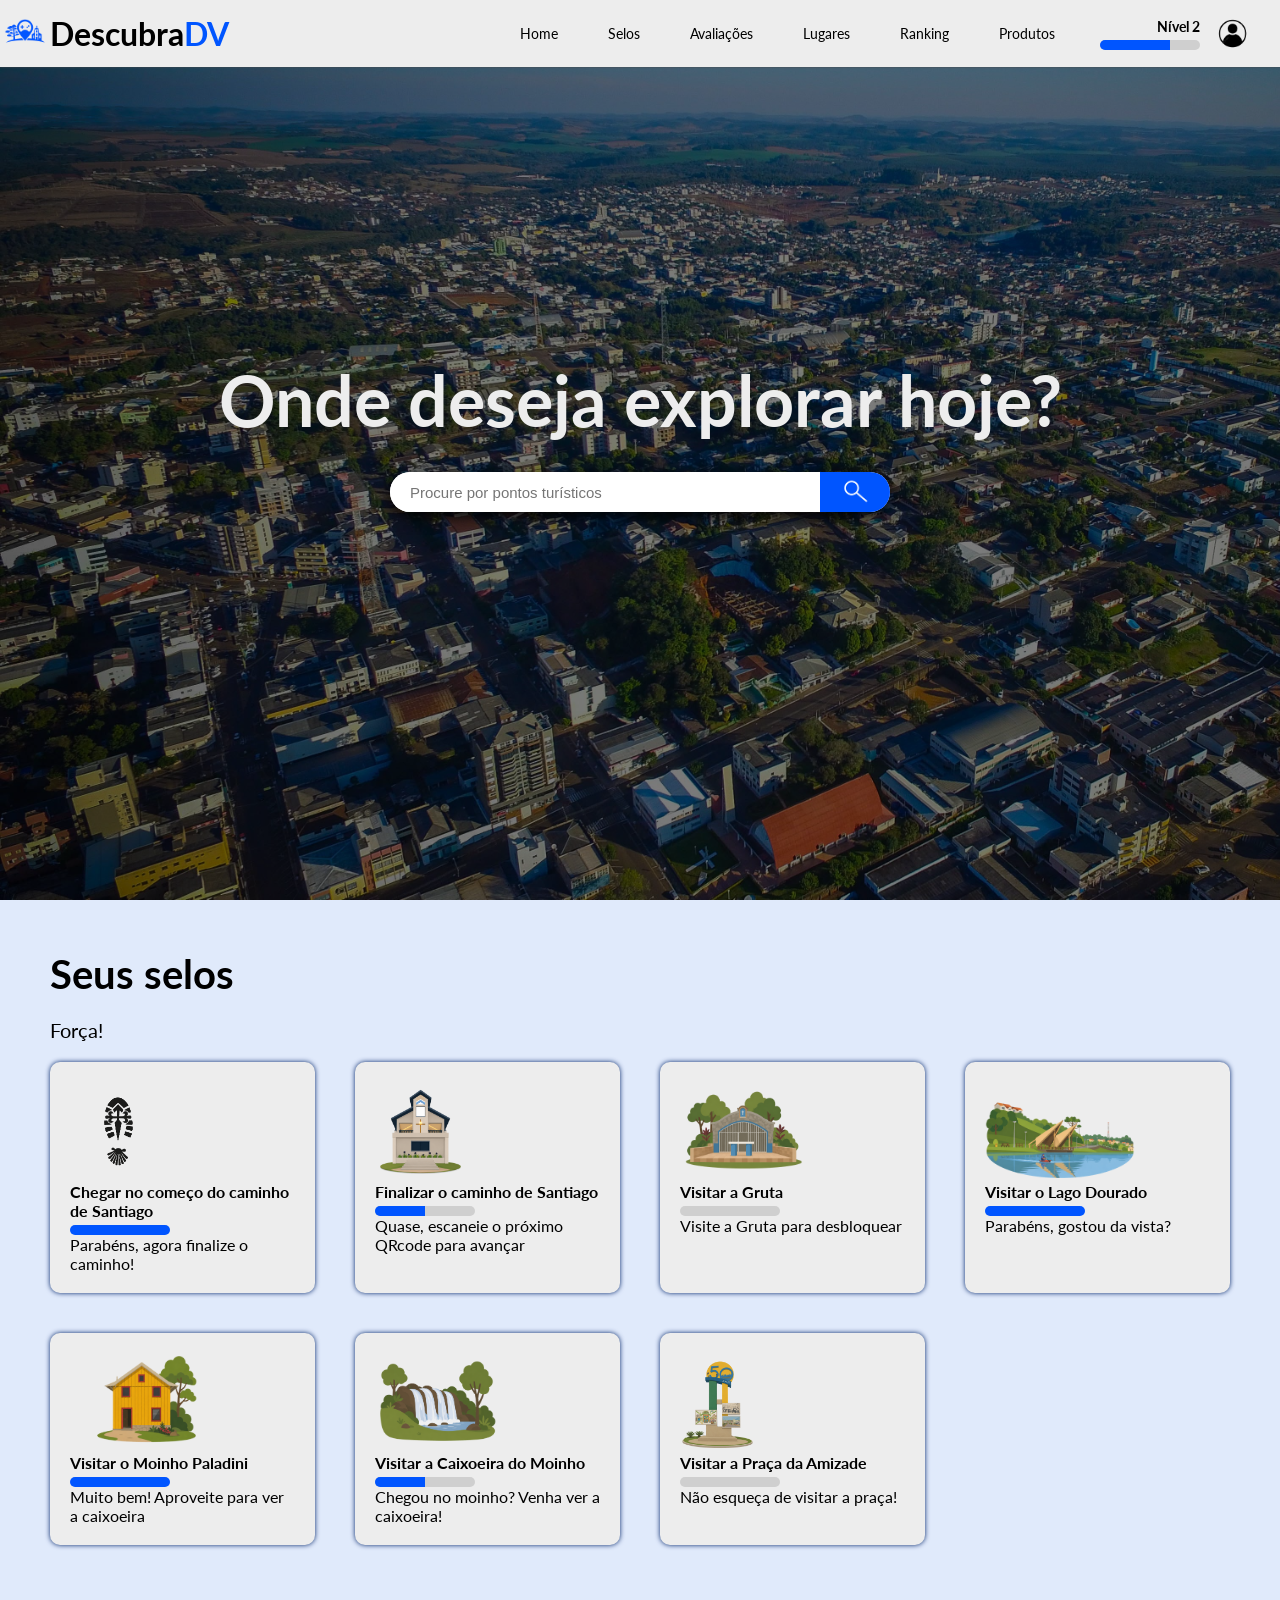
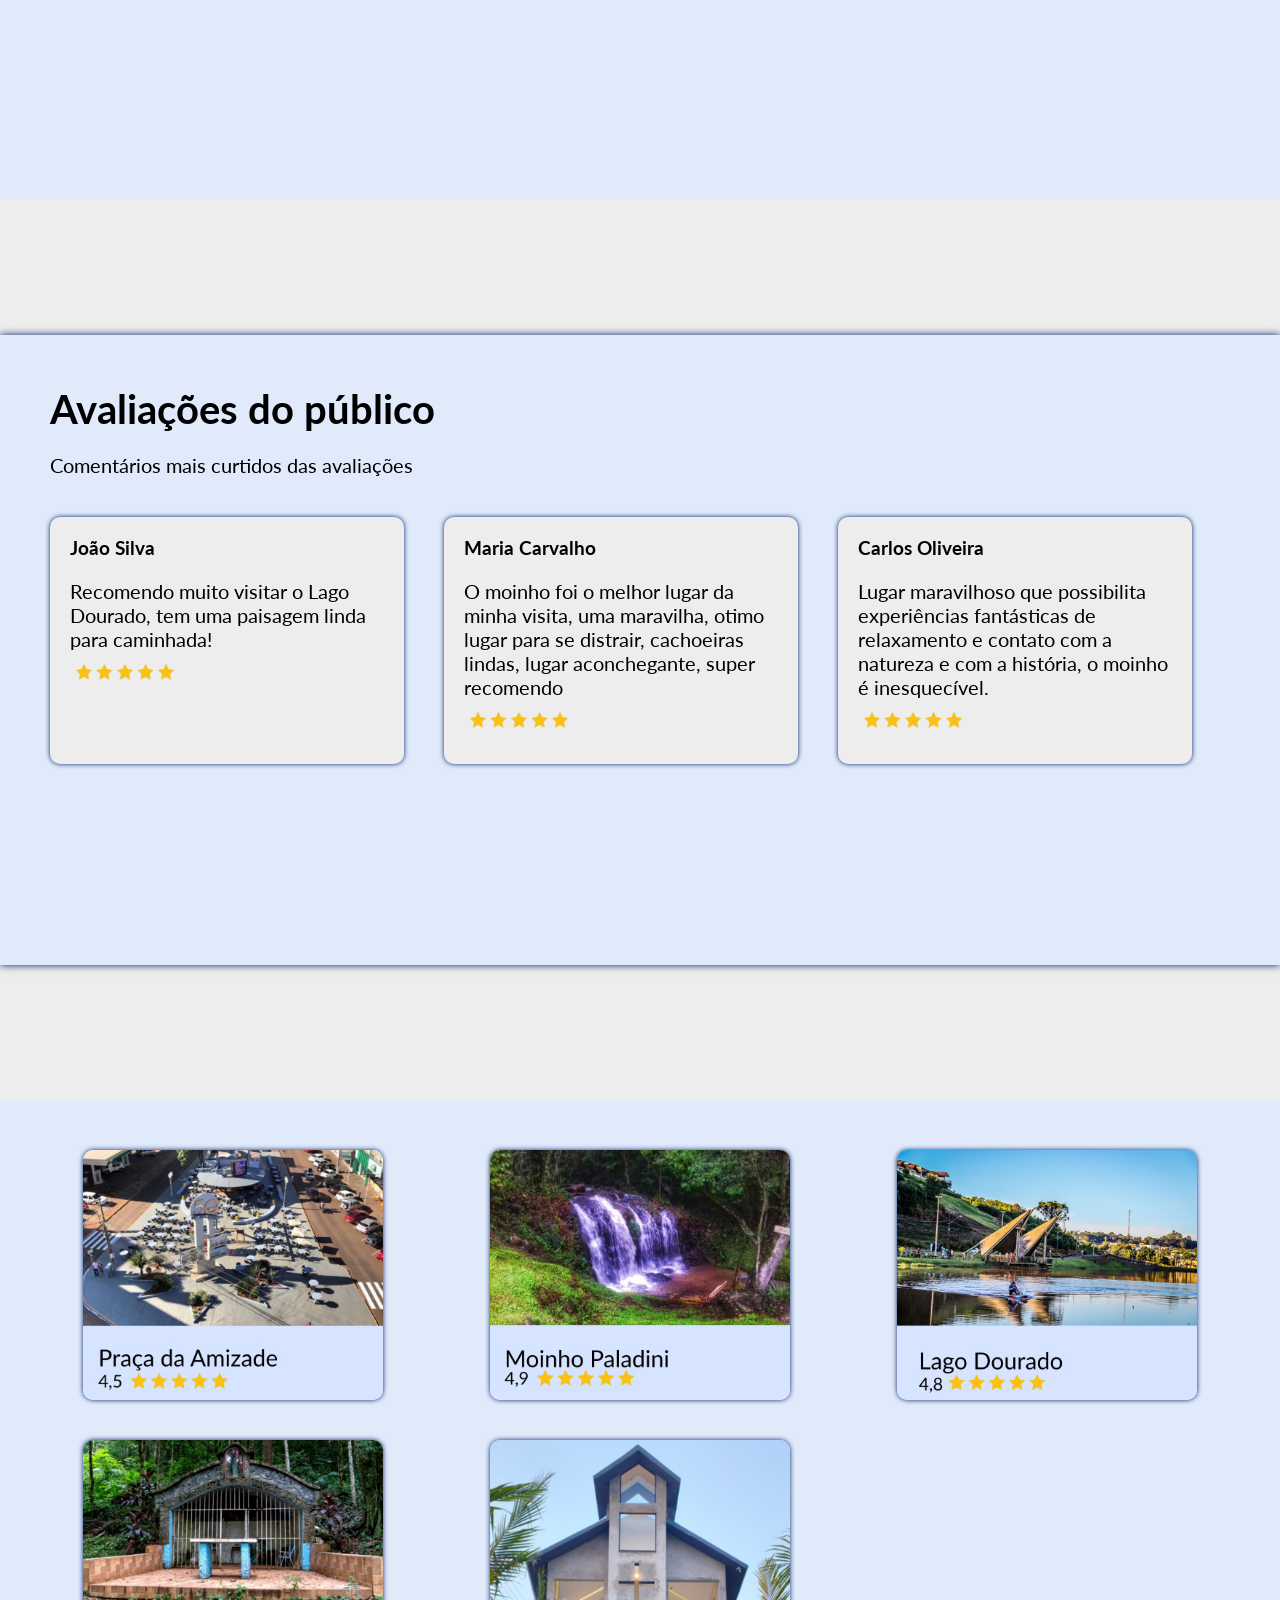
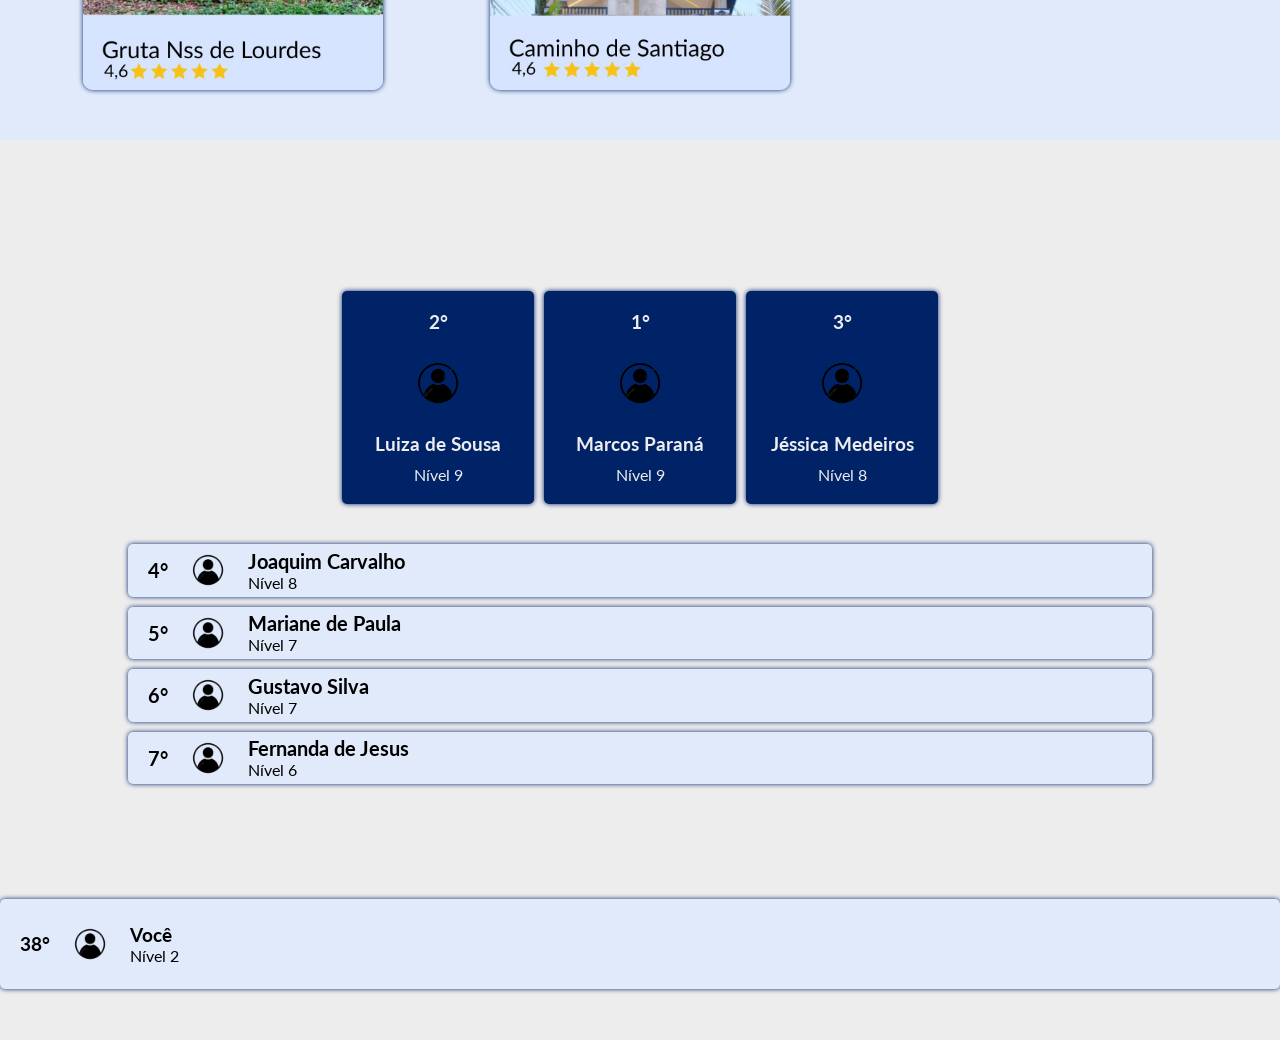
<file: index.html>
<!DOCTYPE html>
<html lang="pt-br">
<head>
    <meta charset="UTF-8">
    <meta name="viewport" content="width=device-width, initial-scale=1.0">
    <link rel="preconnect" href="https://fonts.gstatic.com">
    <link href="https://fonts.googleapis.com/css2?family=Lato:wght@400;700;900&display=swap" rel="stylesheet">
    <link rel="stylesheet" href="/styles/style.css">
    <title>DescubraDV</title>
</head>
<body>
    <header class="navbar">
        <div class="brand-container">
            <img src="/images/logo.png" alt="logo" class="logo">
            <h1 class="brand">
                Descubra<span>DV</span>
            </h1>
        </div>
		<nav>
			<ul class="menu">
				<li>
					<a href="#home">Home</a>
				</li>
				<li>
					<a href="#badges">Selos</a>
				</li>
				<li>
					<a href="#reviews">Avaliações</a>
				</li>
				<li>
					<a href="#places">Lugares</a>
				</li>
				<li>
					<a href="#ranking">Ranking</a>
				</li>
				<li>
					<a href="#products">Produtos</a>
				</li>
                <li class="profile">
                    <div class="profile-info">
                        <p>Nível 2</p>

                        <div class="xp-bar">
                            <div class="xp-fill"></div>
                        </div>
                    </div>

                    <img src="/images/avatar.png" alt="avatar">
                </li>
			</ul>
		</nav>
	</header>


    <section id="home" class="home">
        <h1>Onde deseja explorar hoje?</h1>
        <div class="search-box">
            <input class="input"type="text" placeholder="Procure por pontos turísticos">
            <button><img src="/images/search.png" alt="search" class="search"></button>
        </div>
    </section>

    <section id="badges" class="badges">
        <div class="content">
            <div class="text">
                <h2>Seus selos</h2>
                <p>Força!</p>
            </div>
            <div class="badges-container">
                <div class="badge">
                    <img src="/images/seloCaminho.png" alt="selo caminho">
                    <h4>Chegar no começo do caminho de Santiago</h4>
                    <div class="progress-bar">
                            <div class="xp-fill1"></div>
                    </div>
                    <p>Parabéns, agora finalize o caminho!</p>
                </div>
                <div class="badge">
                    <img src="/images/seloConclusaoCaminho.png" alt="selo conclusao caminho">
                    <h4>Finalizar o caminho de Santiago</h4>
                    <div class="progress-bar">
                            <div class="xp-fill2"></div>
                    </div>
                    <p>Quase, escaneie o próximo QRcode para avançar</p>
                </div>
                <div class="badge">
                    <img src="/images/seloGruta.png" alt="selo gruta">
                    <h4>Visitar a Gruta</h4>
                    <div class="progress-bar">
                            <div class="xp-fill3"></div>
                    </div>
                    <p>Visite a Gruta para desbloquear</p>
                </div>
                <div class="badge">
                    <img src="/images/seloLago.png" alt="selo lago">
                    <h4>Visitar o Lago Dourado</h4>
                    <div class="progress-bar">
                            <div class="xp-fill1"></div>
                    </div>
                    <p>Parabéns, gostou da vista?</p>
                </div>
                <div class="badge">
                    <img src="/images/seloMoinho.png" alt="selo moinho">
                    <h4>Visitar o Moinho Paladini</h4>
                    <div class="progress-bar">
                            <div class="xp-fill1"></div>
                    </div>
                    <p>Muito bem! Aproveite para ver a caixoeira</p>
                </div>
                <div class="badge">
                    <img src="/images/seloMoinhoCaixoeira.png" alt="selo caixoeira">
                    <h4>Visitar a Caixoeira do Moinho</h4>
                    <div class="progress-bar">
                            <div class="xp-fill2"></div>
                    </div>
                    <p>Chegou no moinho? Venha ver a caixoeira!</p>
                </div>
                <div class="badge">
                    <img src="/images/seloPraca.png" alt="selo praca">
                    <h4>Visitar a Praça da Amizade</h4>
                    <div class="progress-bar">
                            <div class="xp-fill3"></div>
                    </div>
                    <p>Não esqueça de visitar a praça!</p>
                </div>
            </div>
        </div>
    </section>

    <section id="reviews" class="reviews">
        <div class="review-block">
            <div class="review-header">
                <h2>Avaliações do público</h2>
                <p>Comentários mais curtidos das avaliações</p>
            </div>

            <div class="comments">
                <div class="comment">
                    <h3>João Silva</h3>
                    <p>Recomendo muito visitar o Lago Dourado, tem uma paisagem linda para caminhada!</p>
                    <img src="/images/stars.png" alt="stars" class="star">
                </div>

                <div class="comment">
                    <h3>Maria Carvalho</h3>
                    <p>O moinho foi o melhor lugar da minha visita, uma maravilha, otimo lugar para se distrair, cachoeiras lindas, lugar aconchegante, super recomendo</p>
                    <img src="/images/stars.png" alt="stars" class="star">
                </div>

                <div class="comment">
                    <h3>Carlos Oliveira</h3>
                    <p>Lugar maravilhoso que possibilita experiências fantásticas de relaxamento e contato com a natureza e com a história, o moinho é inesquecível.</p>
                    <img src="/images/stars.png" alt="stars" class="star">
                </div>
            </div>

        </div>
    </section>

    <section id="places" class="places">
        <div class="images">
            <img src="/images/praca.jpeg" alt="praca da amizade" id="praca">
            <img src="/images/moinho.jpeg" alt="moinho paladini" id="moinho">
            <img src="/images/lago.jpeg" alt="lago dourado" id="lago">
            <img src="/images/gruta.jpeg" alt="gruta nossa senhora" id="gruta">
            <img src="/images/caminho.jpeg" alt="caminho santiago" id="caminho">
        </div>
    </section>

    <section id="ranking" class="ranking">
        <div class="top-tier">
            <div class="tier">
                <h3>2°</h3>
                <img src="/images/avatar.png" alt="avatar" class="avatar">
                <h3>Luiza de Sousa</h3>
                <p>Nível 9</p>
            </div>
            <div class="tier" class="first">
                <h3>1°</h3>
                <img src="/images/avatar.png" alt="avatar" class="avatar">
                <h3>Marcos Paraná</h3>
                <p>Nível 9</p>
            </div>
            <div class="tier">
                <h3>3°</h3>
                <img src="/images/avatar.png" alt="avatar" class="avatar">
                <h3>Jéssica Medeiros</h3>
                <p>Nível 8</p>
            </div>
        </div>
        <div class="bottom-tier">
            <div class="tier">
                <h3>4°</h3>
                <img src="/images/avatar.png" alt="avatar" class="avatar">
                <div>
                    <h3>Joaquim Carvalho</h3>
                    <p>Nível 8</p>
                </div>
            </div>
            <div class="tier">
                <h3>5°</h3>
                <img src="/images/avatar.png" alt="avatar" class="avatar">
                <div>
                    <h3>Mariane de Paula</h3>
                    <p>Nível 7</p>
                </div>
            </div>
            <div class="tier">
                <h3>6°</h3>
                <img src="/images/avatar.png" alt="avatar" class="avatar">
                <div>
                    <h3>Gustavo Silva</h3>
                    <p>Nível 7</p>
                </div>
            </div>
            <div class="tier">
                <h3>7°</h3>
                <img src="/images/avatar.png" alt="avatar" class="avatar">
                <div>
                    <h3>Fernanda de Jesus</h3>
                    <p>Nível 6</p>
                </div>
            </div>
        </div>
        <div class="your-position">
            <h3>38°</h3>
                <img src="/images/avatar.png" alt="avatar" class="avatar">
                <div>
                    <h3>Você</h3>
                    <p>Nível 2</p>
                </div>
        </div>
    </section>

    <section id="products" class="products">
    </section>
</body>
</html>
</file>
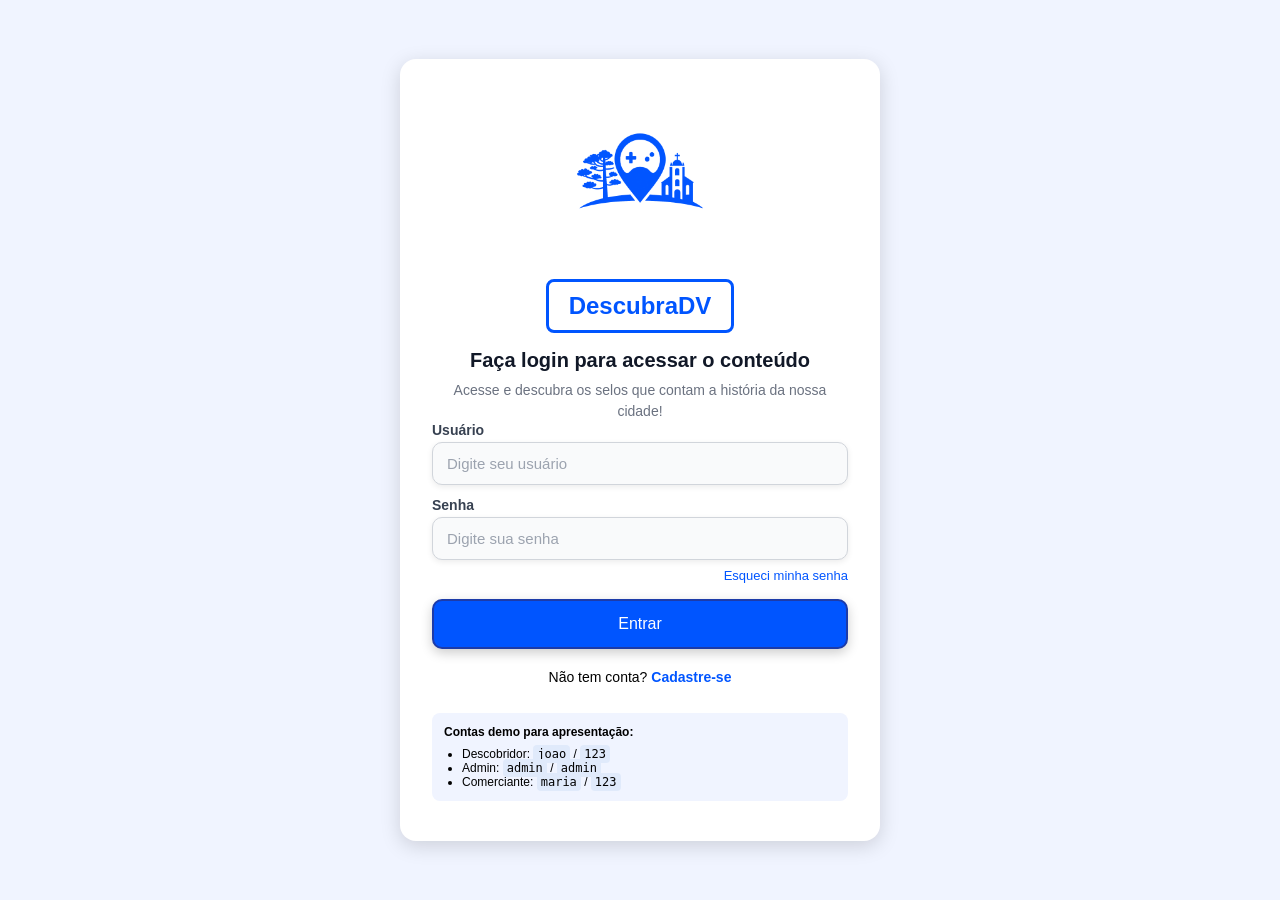
<file: admin.html>
<!DOCTYPE html>
<html lang="pt-br">
<head>
    <meta charset="UTF-8">
    <meta name="viewport" content="width=device-width, initial-scale=1.0">
    <link rel="preconnect" href="https://fonts.gstatic.com">
    <link href="https://fonts.googleapis.com/css2?family=Lato:wght@400;700;900&display=swap" rel="stylesheet">
    <link rel="stylesheet" href="styles/user-style.css">
    <link rel="stylesheet" href="styles/admin-style.css">
    <title>Painel Admin - DescubraDV</title>
</head>
<body>

<header class="navbar">
    <div class="brand-container">
        <img src="images/logo.png" alt="logo" class="logo" onerror="this.style.display='none'">
        <h1 class="brand">Descubra<span>DV</span></h1>
    </div>
    <nav>
        <ul class="menu">
            <li><a href="#estatisticas">Estatísticas</a></li>
            <li><a href="#codigos">Códigos</a></li>
            <li><a href="#usuarios">Usuários</a></li>
            <li><a href="#locais">Locais</a></li>
            <li><a href="#selos">Selos</a></li>
            <li><a href="#avaliacoes">Avaliações</a></li>
            <li><a href="#" data-logout>Sair</a></li>
        </ul>
    </nav>
</header>

<div class="admin-panel">

    <div class="admin-header">
        <h1>Painel do Administrador</h1>
        <p>Gerencie usuários, locais, selos e acompanhe as avaliações dos descobridores.</p>
    </div>

    <div class="dashboard-cards" id="estatisticas">

        <div class="card">
            <h2 id="stat-usuarios">152</h2>
            <p>Usuários cadastrados</p>
        </div>

        <div class="card">
            <h2 id="stat-locais">6</h2>
            <p>Pontos turísticos</p>
        </div>

        <div class="card">
            <h2 id="stat-selos">7</h2>
            <p>Selos disponíveis</p>
        </div>

        <div class="card">
            <h2 id="stat-avaliacoes">47</h2>
            <p>Avaliações</p>
        </div>

    </div>

    <div class="admin-content">

        <div class="admin-section" id="codigos">

            <h2>Códigos do dia</h2>

            <p>
                Estes códigos mudam automaticamente diariamente para evitar fraudes nos check-ins.
            </p>

            <div id="codigos-dia" class="places-list"></div>

        </div>

        <div class="admin-section" id="usuarios">

            <h2>Usuários</h2>

            <table>

                <thead>
                    <tr>
                        <th>Nome</th>
                        <th>Tipo</th>
                        <th>Nível</th>
                        <th>Status</th>
                        <th>Ações</th>
                    </tr>
                </thead>

                <tbody id="users-tbody"></tbody>

            </table>

        </div>

        <div class="admin-section" id="locais">

            <div class="section-header">

                <h2>Pontos Turísticos</h2>

                <button class="btn-add">
                    + Adicionar Local
                </button>

            </div>

            <div class="places-list">

                <div class="place-item">
                    <span>Praça da Amizade</span>
                    <div>
                        <button class="btn-edit">Editar</button>
                        <button class="btn-delete">Excluir</button>
                    </div>
                </div>

                <div class="place-item">
                    <span>Moinho Paladini</span>
                    <div>
                        <button class="btn-edit">Editar</button>
                        <button class="btn-delete">Excluir</button>
                    </div>
                </div>

                <div class="place-item">
                    <span>Lago Dourado</span>
                    <div>
                        <button class="btn-edit">Editar</button>
                        <button class="btn-delete">Excluir</button>
                    </div>
                </div>

                <div class="place-item">
                    <span>Gruta Nossa Senhora</span>
                    <div>
                        <button class="btn-edit">Editar</button>
                        <button class="btn-delete">Excluir</button>
                    </div>
                </div>

                <div class="place-item">
                    <span>Caminho de Santiago</span>
                    <div>
                        <button class="btn-edit">Editar</button>
                        <button class="btn-delete">Excluir</button>
                    </div>
                </div>

                <div class="place-item">
                    <span>Cachoeira do Moinho</span>
                    <div>
                        <button class="btn-edit">Editar</button>
                        <button class="btn-delete">Excluir</button>
                    </div>
                </div>

            </div>

        </div>

        <div class="admin-section" id="selos">

            <h2>Selos Disponíveis</h2>

            <div class="places-list">

                <div class="place-item">
                    <span>Chegar ao Caminho de Santiago</span>
                    <button class="btn-edit">Editar</button>
                </div>

                <div class="place-item">
                    <span>Finalizar o Caminho de Santiago</span>
                    <button class="btn-edit">Editar</button>
                </div>

                <div class="place-item">
                    <span>Visitar a Gruta</span>
                    <button class="btn-edit">Editar</button>
                </div>

                <div class="place-item">
                    <span>Visitar o Lago Dourado</span>
                    <button class="btn-edit">Editar</button>
                </div>

                <div class="place-item">
                    <span>Visitar o Moinho Paladini</span>
                    <button class="btn-edit">Editar</button>
                </div>

                <div class="place-item">
                    <span>Visitar a Cachoeira do Moinho</span>
                    <button class="btn-edit">Editar</button>
                </div>

                <div class="place-item">
                    <span>Visitar a Praça da Amizade</span>
                    <button class="btn-edit">Editar</button>
                </div>

            </div>

        </div>

        <div class="admin-section" id="avaliacoes">

            <h2>Avaliações Recentes</h2>

            <div class="review-admin">

                <h4>João Silva</h4>
                <p>Excelente experiência no Lago Dourado.</p>

                <button class="btn-delete">
                    Remover Avaliação
                </button>

            </div>

        </div>

    </div>

</div>

<script src="js/data.js"></script>
<script src="js/auth.js"></script>
<script src="js/app-admin.js"></script>
</body>
</html>
</file>
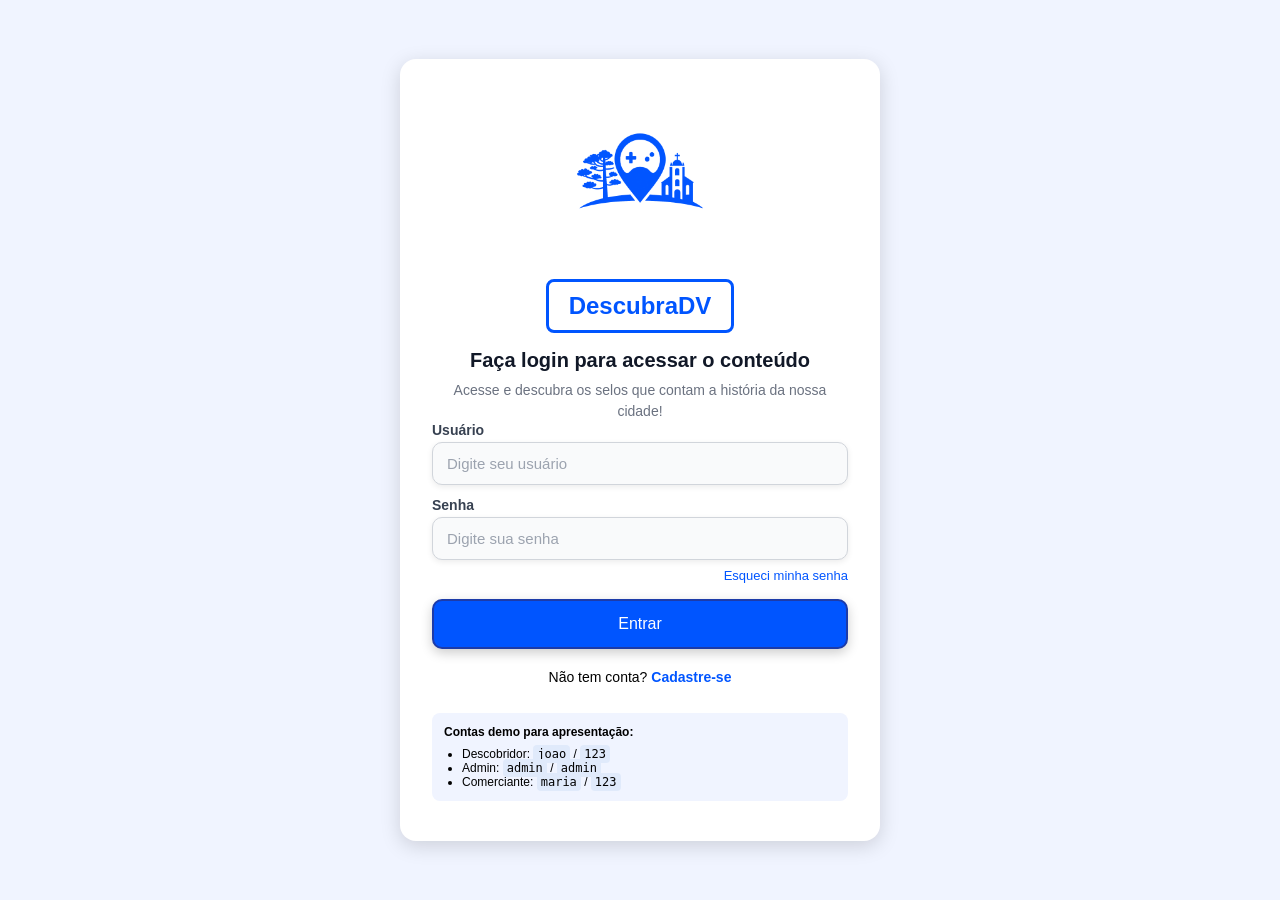
<file: comerciante.html>
<!DOCTYPE html>
<html lang="pt-br">
<head>
    <meta charset="UTF-8">
    <meta name="viewport" content="width=device-width, initial-scale=1.0">
    <link rel="preconnect" href="https://fonts.gstatic.com">
    <link href="https://fonts.googleapis.com/css2?family=Lato:wght@400;700;900&display=swap" rel="stylesheet">
    <link rel="stylesheet" href="styles/user-style.css">
    <link rel="stylesheet" href="styles/comerciante-style.css">
    <title>Painel Comerciante - DescubraDV</title>
</head>
<body>

<header class="navbar">
    <div class="brand-container">
        <img src="images/logo.png" alt="logo" class="logo" onerror="this.style.display='none'">
        <h1 class="brand">Descubra<span>DV</span></h1>
    </div>
    <nav>
        <ul class="menu">
            <li><a href="#estatisticas">Estatísticas</a></li>
            <li><a href="#produtos">Produtos</a></li>
            <li><a href="#trocas">Trocas</a></li>
            <li><a href="#" data-logout>Sair</a></li>
            <li class="profile">
                <div class="profile-info">
                    <p id="loja-nome">Minha Loja</p>
                    <p class="comerciante-user" id="comerciante-nome"></p>
                </div>
            </li>
        </ul>
    </nav>
</header>

<section class="comerciante-panel">

    <div class="comerciante-header">
        <h1>Painel do Comerciante</h1>
        <p>Cadastre prêmios e acompanhe as trocas de pontos dos descobridores.</p>
    </div>

    <div class="dashboard-cards" id="estatisticas">
        <div class="card">
            <h2 id="stat-produtos">0</h2>
            <p>Produtos cadastrados</p>
        </div>
        <div class="card">
            <h2 id="stat-trocas">0</h2>
            <p>Trocas realizadas</p>
        </div>
        <div class="card">
            <h2 id="stat-pontos">0</h2>
            <p>Pontos distribuídos</p>
        </div>
    </div>

    <div class="comerciante-content">

        <div class="comerciante-section" id="produtos">
            <h2>Meus produtos / prêmios</h2>
            <form id="form-produto" class="form-produto">
                <input name="nome" type="text" placeholder="Nome do produto" required>
                <input name="descricao" type="text" placeholder="Descrição" required>
                <input name="pontos" type="number" placeholder="Pontos necessários" min="1" required>
                <button type="submit" class="btn-add">+ Adicionar produto</button>
            </form>
            <div id="produtos-list" class="comerciante-list"></div>
        </div>

        <div class="comerciante-section" id="trocas">
            <h2>Trocas realizadas</h2>
            <div id="trocas-list" class="comerciante-list"></div>
        </div>

    </div>
</section>

<script src="js/data.js"></script>
<script src="js/auth.js"></script>
<script src="js/app-comerciante.js"></script>
</body>
</html>
</file>
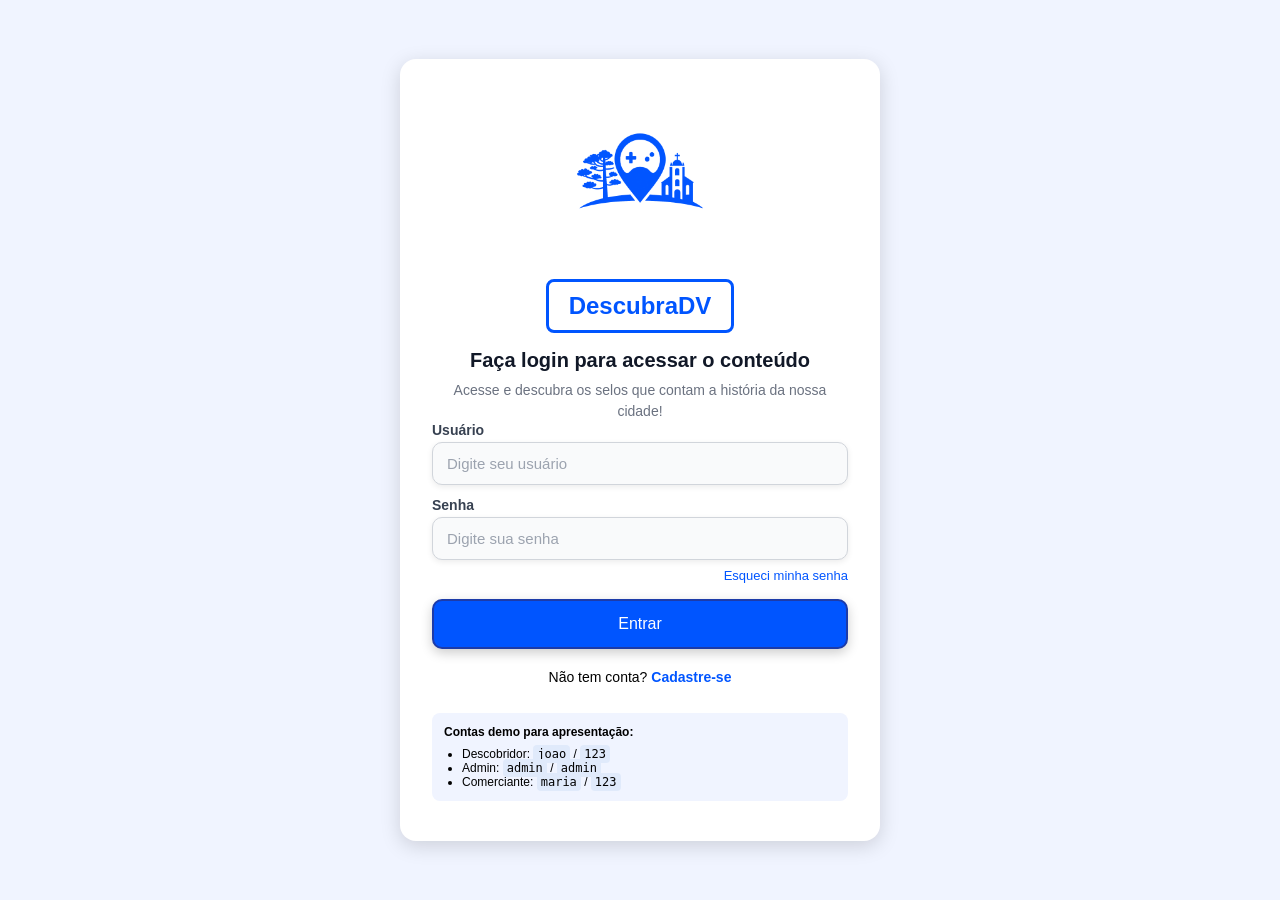
<file: login.html>
<!DOCTYPE html>
<html lang="pt-BR">
<head>
  <meta charset="UTF-8">
  <meta name="viewport" content="width=device-width, initial-scale=1.0">
  <title>DescubraDV</title>
  <link rel="stylesheet" href="styles/login-style.css">
</head>
<body>

  <div class="container">

    <div class="content">
      <img src="images/logo.png" alt="Logo DescubraDV" class="logo" onerror="this.style.display='none'">
    </div>

    <div class="formulario">
      <h1>DescubraDV</h1>
      <h2>Faça login para acessar o conteúdo</h2>
      <p>Acesse e descubra os selos que contam a história da nossa cidade!</p>
    </div>

    <form id="login-form">
      <div class="campo">
        <label for="usuario">Usuário</label>
        <input type="text" id="usuario" name="usuario" placeholder="Digite seu usuário" required>
      </div>

      <div class="campo">
        <label for="senha">Senha</label>
        <input type="password" id="senha" name="senha" placeholder="Digite sua senha" required>
      </div>

      <p id="login-erro" class="login-erro" hidden></p>

      <a href="#" class="esqueci">Esqueci minha senha</a>

      <button type="submit">Entrar</button>

      <p class="cadastro-link">Não tem conta? <a href="register.html">Cadastre-se</a></p>

      <div class="demo-credenciais">
        <p><strong>Contas demo para apresentação:</strong></p>
        <ul>
          <li>Descobridor: <code>joao</code> / <code>123</code></li>
          <li>Admin: <code>admin</code> / <code>admin</code></li>
          <li>Comerciante: <code>maria</code> / <code>123</code></li>
        </ul>
      </div>
    </form>

  </div>

  <script src="js/data.js"></script>
  <script src="js/auth.js"></script>
  <script>
    document.addEventListener("DOMContentLoaded", initLoginForm);
  </script>
</body>
</html>
</file>
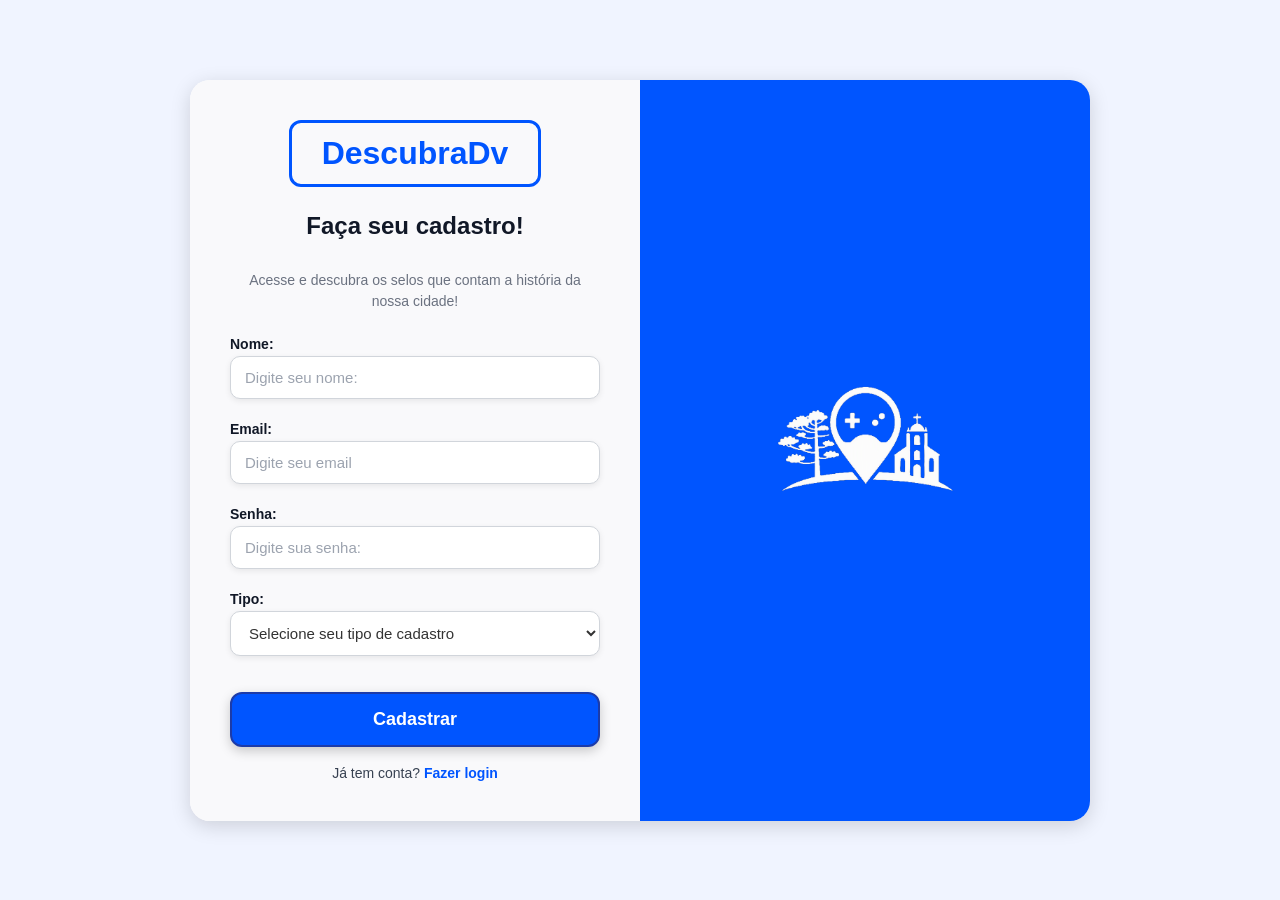
<file: register.html>
<!DOCTYPE html>
<html lang="pt-BR">
<head>
    <meta charset="UTF-8">
    <meta name="viewport" content="width=device-width, initial-scale=1.0">
    <title>DescubraDV - Cadastro</title>
    <link rel="stylesheet" href="styles/register-style.css">
</head>
<body>

    <div class="container-cadastro">

        <div class="bloco-azul">
            <h1>DescubraDv</h1>
           <h2>Faça seu cadastro!</h2>
<p class="descricao">Acesse e descubra os selos que contam a história da nossa cidade!</p>

<form id="register-form">
    <div class="campo">
        <label>Nome:</label>
        <input name="Nome" type="text" placeholder="Digite seu nome:" required>
    </div>
    <div class="campo">
        <label>Email:</label>
        <input name="Email" type="email" placeholder="Digite seu email" required>
    </div>
    <div class="campo">
        <label>Senha:</label>
        <input name="Senha" type="password" placeholder="Digite sua senha:" required>
    </div>
    <div class="campo">
        <label>Tipo:</label>
        <select name="Tipo" required>
            <option selected value="">Selecione seu tipo de cadastro</option>
            <option value="1">Descobridor</option>
            <option value="2">Comerciante</option>
        </select>
    </div>
    <button type="submit">Cadastrar</button>
</form>
            <p class="ja-tem-conta">Já tem conta? <a href="login.html">Fazer login</a></p>
        </div>
        

       <div class="container-logo">
    <img src="images/logoB.png" class="logo" alt="Logo" onerror="this.style.display='none'">
</div>

    </div>

    <script src="js/data.js"></script>
    <script src="js/auth.js"></script>
    <script>
      document.addEventListener("DOMContentLoaded", initRegisterForm);
    </script>
</body>
</html>
</file>
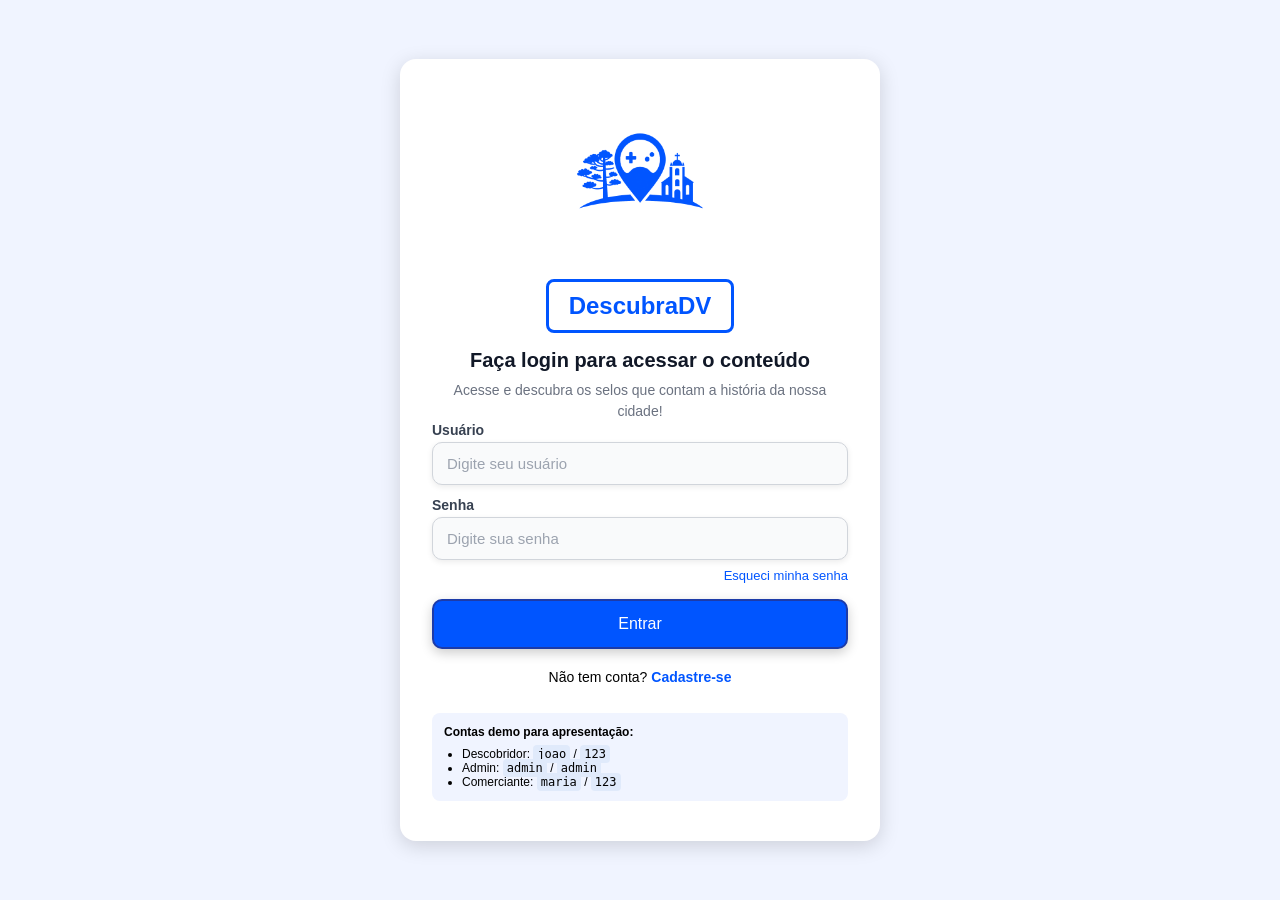
<file: user.html>
<!DOCTYPE html>
<html lang="pt-br">
<head>
    <meta charset="UTF-8">
    <meta name="viewport" content="width=device-width, initial-scale=1.0">
    <link rel="preconnect" href="https://fonts.gstatic.com">
    <link href="https://fonts.googleapis.com/css2?family=Lato:wght@400;700;900&display=swap" rel="stylesheet">
    <link rel="stylesheet" href="styles/user-style.css">
    <title>DescubraDV</title>
</head>
<body>
    <header class="navbar">
        <div class="brand-container">
            <img src="images/logo.png" alt="logo" class="logo" onerror="this.style.display='none'">
            <h1 class="brand">
                Descubra<span>DV</span>
            </h1>
        </div>
		<nav>
			<ul class="menu">
				<li><a href="#home">Home</a></li>
				<li><a href="#checkin">Check-in</a></li>
				<li><a href="#badges">Selos</a></li>
				<li><a href="#reviews">Avaliações</a></li>
				<li><a href="#places">Lugares</a></li>
				<li><a href="#ranking">Ranking</a></li>
				<li><a href="#products">Produtos</a></li>
				<li><a href="#" data-logout>Sair</a></li>
                <li class="profile">
                    <div class="profile-info">
                        <p>Nível 2</p>
                        <div class="xp-bar">
                            <div class="xp-fill"></div>
                        </div>
                    </div>
                    <img src="images/avatar.png" alt="avatar" onerror="this.style.display='none'">
                </li>
			</ul>
		</nav>
	</header>

    <section id="home" class="home">
        <h1>Onde deseja explorar hoje?</h1>
        <div class="search-box">
            <input class="input" id="search-input" type="text" placeholder="Procure por pontos turísticos">
            <button id="search-btn" type="button"><img src="images/search.png" alt="search" class="search" onerror="this.style.display='none'"></button>
        </div>
    </section>

    <section id="checkin" class="checkin-section">
        <div class="checkin-block">
            <h2>Check-in no local</h2>
            <p>Insira o código do dia exibido no ponto turístico para ganhar pontos e selos.</p>
            <div class="checkin-form">
                <select id="checkin-local"></select>
                <input type="text" id="checkin-codigo" placeholder="Código do dia">
                <button type="button" id="btn-checkin">Fazer check-in</button>
            </div>
            <p id="checkin-msg" class="checkin-msg"></p>
        </div>
    </section>

    <section id="badges" class="badges">
        <div class="content">
            <div class="text">
                <h2>Seus selos</h2>
                <p>Força!</p>
            </div>
            <div class="badges-container" id="badges-container"></div>
        </div>
    </section>

    <section id="reviews" class="reviews">
        <div class="review-block">
            <div class="review-header">
                <h2>Avaliações do público</h2>
                <p>Comentários mais curtidos das avaliações</p>
            </div>
            <div class="comments">
                <div class="comment">
                    <h3>João Silva</h3>
                    <p>Recomendo muito visitar o Lago Dourado, tem uma paisagem linda para caminhada!</p>
                    <img src="images/stars.png" alt="stars" class="star" onerror="this.style.display='none'">
                </div>
                <div class="comment">
                    <h3>Maria Carvalho</h3>
                    <p>O moinho foi o melhor lugar da minha visita, uma maravilha, otimo lugar para se distrair, cachoeiras lindas, lugar aconchegante, super recomendo</p>
                    <img src="images/stars.png" alt="stars" class="star" onerror="this.style.display='none'">
                </div>
                <div class="comment">
                    <h3>Carlos Oliveira</h3>
                    <p>Lugar maravilhoso que possibilita experiências fantásticas de relaxamento e contato com a natureza e com a história, o moinho é inesquecível.</p>
                    <img src="images/stars.png" alt="stars" class="star" onerror="this.style.display='none'">
                </div>
            </div>
        </div>
    </section>

    <section id="places" class="places">
        <div class="places-header">
            <h2>Pontos turísticos</h2>
        </div>
        <div class="images">
            <img src="images/praca.jpeg" alt="praca da amizade" id="praca">
            <img src="images/moinho.jpeg" alt="moinho paladini" id="moinho">
            <img src="images/lago.jpeg" alt="lago dourado" id="lago">
            <img src="images/gruta.jpeg" alt="gruta nossa senhora" id="gruta">
            <img src="images/caminho.jpeg" alt="caminho santiago" id="caminho">
        </div>
    </section>

    <section id="ranking" class="ranking">
        <div class="top-tier">
            <div class="tier">
                <h3>2°</h3>
                <img src="images/avatar.png" alt="avatar" class="avatar" onerror="this.style.display='none'">
                <h3>Luiza de Sousa</h3>
                <p>Nível 9</p>
            </div>
            <div class="tier first">
                <h3>1°</h3>
                <img src="images/avatar.png" alt="avatar" class="avatar" onerror="this.style.display='none'">
                <h3>Marcos Paraná</h3>
                <p>Nível 9</p>
            </div>
            <div class="tier">
                <h3>3°</h3>
                <img src="images/avatar.png" alt="avatar" class="avatar" onerror="this.style.display='none'">
                <h3>Jéssica Medeiros</h3>
                <p>Nível 8</p>
            </div>
        </div>
        <div class="bottom-tier">
            <div class="tier">
                <h3>4°</h3>
                <img src="images/avatar.png" alt="avatar" class="avatar" onerror="this.style.display='none'">
                <div>
                    <h3>Joaquim Carvalho</h3>
                    <p>Nível 8</p>
                </div>
            </div>
            <div class="tier">
                <h3>5°</h3>
                <img src="images/avatar.png" alt="avatar" class="avatar" onerror="this.style.display='none'">
                <div>
                    <h3>Mariane de Paula</h3>
                    <p>Nível 7</p>
                </div>
            </div>
            <div class="tier">
                <h3>6°</h3>
                <img src="images/avatar.png" alt="avatar" class="avatar" onerror="this.style.display='none'">
                <div>
                    <h3>Gustavo Silva</h3>
                    <p>Nível 7</p>
                </div>
            </div>
            <div class="tier">
                <h3>7°</h3>
                <img src="images/avatar.png" alt="avatar" class="avatar" onerror="this.style.display='none'">
                <div>
                    <h3>Fernanda de Jesus</h3>
                    <p>Nível 6</p>
                </div>
            </div>
        </div>
        <div class="your-position">
            <h3>38°</h3>
            <img src="images/avatar.png" alt="avatar" class="avatar" onerror="this.style.display='none'">
            <div>
                <h3>Você</h3>
                <p>Nível 2</p>
            </div>
        </div>
    </section>

    <section id="products" class="products">
        <div class="products-block">
            <h2>Trocar pontos por prêmios</h2>
            <p>Seus pontos: <strong id="products-pontos">0</strong></p>
            <div class="products-grid" id="products-grid"></div>
        </div>
    </section>

    <script src="js/data.js"></script>
    <script src="js/auth.js"></script>
    <script src="js/app-user.js"></script>
</body>
</html>
</file>
<file: styles/style.css>
:root {
  --cor-principal: #0055FF;
}
:root {
  --cor-secundaria: #ededed;
}
:root {
  --principal-clara: #e0eafb;
}
:root {
  --principal-escura: #002368;
}

* {
    margin: 0;
    padding: 0;
    box-sizing: border-box;
}

/**********/
/*NAV BAR*/
/*********/
ul {
    list-style: none;
}

body {
    background-color: var(--cor-secundaria);
    font-family: 'Lato', sans-serif;
    overflow-x: hidden;
}

.navbar {
    position: fixed;
    top: 0;
    display: flex;
    justify-content: space-between;
    align-items: center;
    width: 100%;
    background-color: var(--cor-secundaria);
    box-shadow: 0px 0px 2px rgb(72, 71, 71);
}

.brand-container {
    display: flex;
    align-items: center;
}

.logo {
    width: 10%;
}

.brand {
    color: rgb(0, 0, 0);
}

.brand span {
    color: var(--cor-principal);
    letter-spacing: -8%;
}

.menu {
    display: flex;
}

.menu li {
    position: relative;
}

.menu li a {
    padding: 25px;
    color: black;
    text-decoration: none;
    font-size: 14px;
    display: block;
}

.menu li a:hover {
    color: var(--cor-secundaria);
    background-color: var(--cor-principal);
}


.profile {
    display: flex;
    align-items: center;
    gap: 5px;
    padding: 0 20px;
}

.profile-info {
    display: flex;
    flex-direction: column;
    align-items: flex-end;
}

.profile-info p {
    margin: 0;
    font-size: 14px;
    font-weight: bold;
}

.xp-bar {
    width: 100px;
    height: 10px;
    background-color: #cfcfcf;
    border-radius: 20px;
    overflow: hidden;
    margin-top: 5px;
}

.xp-fill {
    width: 70%;
    height: 100%;
    background-color: var(--cor-principal);
}

.profile img {
    width: 55px;
    height: 55px;
    border-radius: 50%;
    object-fit: cover;
}

/**********/
/*HOME PAGE*/
/*********/

.home{
    display: flex;
    flex-direction: column;
    align-items:center;
    justify-content: center;
    height: 100vh;
    background: url('/images/cidade.jpg');
    background-size: cover;
    background-color: rgba(0, 0, 0, 0.5);
    background-blend-mode: darken;
}

.home h1{
    font-size: 70px;
    color: var(--cor-secundaria);
    font-weight: 700;
}

.search-box{
    margin:30px;
    width: 500px;
    height: 40px;

    display: flex;
    align-items: center;

    background: var(--cor-secundaria);
    border-radius: 45px;

    overflow: hidden;
    border-color: #002368;
    box-shadow: 0px 5px 15px black;
}

.search-box button{
    width: 70px;
    height:100%;

    border: none;

    background: var(--cor-principal);
    color: var(--cor-secundaria);
    cursor: pointer;
}

.search-box button:hover{
    background: var(--principal-escura); 
}

.search-box input{
    font-size: 15px;
    flex: 1;
    border: none;
    outline: none;
    height:100%;
    padding: 0 20px;
}

.search{
    height: 30px;
}

/**********/
/* SELOS */
/*********/

.badges{
    background-color: var(--principal-clara);
    height: 100vh;
}

.badges .content{
    padding: 50px;
    margin: 0 auto;
}

.badges .badges-container{
    display: grid;
    grid-template-columns: repeat(4, 1fr);
    gap: 40px;
}

.badges .badges-container .badge{
    display: flex;
    flex-direction: column;
    align-items: flex-start;
    padding: 20px;
    background-color: var(--cor-secundaria);
    border-radius: 10px;
    box-shadow: 0 0 5px var(--principal-escura);
}

.badges .badges-container .badge:hover{
    transition: all 0.3s ease;
    box-shadow: 0 0 10px var(--principal-escura);
    cursor: pointer;
}

.badges .badges-container .badge .progress-bar{
    width: 100px;
    height: 10px;
    background-color: #cfcfcf;
    border-radius: 20px;
    overflow: hidden;
    margin-top: 5px;
}

.badges .badges-container .badge .progress-bar .xp-fill1{
    background-color: var(--cor-principal);
    width: 100%;
    height: 100%
}

.badges .badges-container .badge .progress-bar .xp-fill2{
    background-color: var(--cor-principal);
    width: 50%;
    height: 100%
}

.badges .badges-container .badge .progress-bar .xp-fill3{
    background-color: var(--cor-principal);
    width: 0%;
    height: 100%
}

.badges .badges-container img{
    height: 100px;
}

.badges .text h2{
    font-size: 40px;
}

.badges .text p{
    font-size: 20px;
    margin-top: 20px;
    margin-bottom: 20px;
}

/**********/
/* REVIEWS */
/*********/

.reviews{
    background-color: var(--cor-secundaria);
    height: 100vh;
    display: flex;
    flex-direction: column;
    justify-content: center;
}

.reviews .review-block{
    padding: 50px;
    background-color: var(--principal-clara);
    height: 70%;
    width: 100%;
    margin: 0 auto;
    box-shadow: 0 0 8px var(--principal-escura);
}

.reviews .review-block h2{
    font-size: 40px;
}

.reviews .review-block p{
    font-size: 20px;
    margin-top: 20px;
}

.reviews .review-block .comments{
    display: flex;
    gap: 40px;
    margin-top: 40px;
}

.reviews .review-block .comments .comment{
    padding: 20px;
    width: 30%;
    background-color: var(--cor-secundaria);
    border-radius: 10px;
    box-shadow: 0 0 5px var(--principal-escura);
}

.reviews .review-block .comments .comment img{
    width: 110px;
    padding: 10px 0;
}

/**********/
/* LUGARES */
/*********/

.places{
    padding: 50px;
    background-color: var(--principal-clara);
}

.places .images{
    display: grid;
    grid-template-columns: repeat(3, 1fr);
    gap: 40px;
    justify-items: center;
}

.places .images img{
    width: 300px;
    height: 250px;
    object-fit: cover;
    border-radius: 10px;
    box-shadow: 0 0 5px var(--principal-escura);
}

.places .images img:hover{
    transition: all 0.3s ease;
    width: 320px;
    height: 270px;
    margin: -20px;
    box-shadow: 0 0 10px var(--principal-escura);
    filter: brightness(90%);
    cursor: pointer;
}

/**********/
/* RANKING */
/*********/

.ranking{
    background-color: var(--cor-secundaria);
    height: 100vh;
    display: flex;
    flex-direction: column;
    justify-content: center;
}

.ranking img{
    width: 60px;
}

.ranking .top-tier{
    display: flex;
    justify-content: center;
    gap: 10px;
    margin-top: 100px;
}

.ranking .top-tier .tier{
    width: 15%;
    display: flex;
    flex-direction: column;
    align-items: center;
    gap: 10px;
    padding: 20px;
    background-color: var(--principal-escura);
    color: var(--cor-secundaria);
    border-radius: 5px;
    box-shadow: 0 0 5px var(--principal-escura);
}

.ranking .top-tier .tier img{
    width: 80px;
}

.ranking .bottom-tier{
    display: flex;
    flex-direction: column;
    align-items: center;
    gap: 10px;
    margin-top: 40px;
}

.ranking .bottom-tier h3{
    font-size: 20px;
}

.ranking .bottom-tier p{
    font-size: 16px;
}

.ranking .bottom-tier .tier{
    height: 15%;
    width: 80%;
    display: flex;
    gap: 10px;
    align-items: center;
    padding: 10px 20px;
    background-color: var(--principal-clara);
    border-radius: 5px;
    box-shadow: 0 0 5px var(--principal-escura);
}

.ranking .your-position{
    margin-top: 5px;
    height: 10%;
    width: 100%;
    display: flex;
    gap: 10px;
    align-items: center;
    padding: 10px 20px;
    background-color: var(--principal-clara);
    border-radius: 5px;
    box-shadow: 0 0 5px var(--principal-escura);
}

/**********************/
/* RESPONSIVIDADE */
/**********************/

@media (max-width: 1032px){

    .menu{
        flex-wrap: wrap;
        justify-content: center;
    }

    .badges .badges-container{
        grid-template-columns: repeat(2, 1fr);
    }

    .reviews .review-block .comments{
        flex-wrap: wrap;
        justify-content: center;
    }

    .reviews .review-block .comments .comment{
        width: 45%;
    }

    .places .images{
        grid-template-columns: repeat(2, 1fr);
    }

    .ranking .top-tier{
        flex-wrap: wrap;
    }

    .ranking .top-tier .tier{
        width: 30%;
    }
}

/**********/
/* CELULAR */
/**********/

@media (max-width: 768px){

    /**********/
    /* NAVBAR */
    /**********/

    .navbar{
        flex-direction: column;
        padding: 10px 0;
    }

    .brand-container{
        justify-content: center;
    }

    .menu{
        justify-content: center;
    }

    .menu li a{
        padding: 15px;
        font-size: 13px;
    }

    .profile{
        margin-top: 10px;
    }

    /**********/
    /* HOME */
    /**********/

    .home h1{
        font-size: 40px;
        text-align: center;
        padding: 0 20px;
    }

    .search-box{
        width: 90%;
    }

    /**********/
    /* SELOS */
    /**********/

    .badges{
        height: auto;
        padding: 50px 0;
    }

    .badges .content{
        padding: 20px;
    }

    .badges .badges-container{
        grid-template-columns: 1fr;
    }

    /**********/
    /* REVIEWS */
    /**********/

    .reviews{
        height: auto;
        padding: 50px 0;
    }

    .reviews .review-block{
        width: 95%;
        height: auto;
        padding: 20px;
    }

    .reviews .review-block .comments{
        flex-direction: column;
        align-items: center;
    }

    .reviews .review-block .comments .comment{
        width: 100%;
    }

    /**********/
    /* LUGARES */
    /**********/

    .places .images{
        grid-template-columns: 1fr;
    }

    .places .images img{
        width: 100%;
        max-width: 320px;
    }

    .places .images img:hover{
        width: 100%;
        margin: 0;
    }

    /**********/
    /* RANKING */
    /**********/

    .ranking{
        height: auto;
        padding: 50px 0;
    }

    .ranking .top-tier{
        flex-direction: column;
        align-items: center;
    }

    .ranking .top-tier .tier{
        width: 90%;
    }

    .ranking .bottom-tier .tier{
        width: 95%;
    }

    .ranking .your-position{
        width: 95%;
        margin: 20px auto;
    }
}
</file>
<file: styles/user-style.css>
:root {
  --cor-principal: #0055FF;
}
:root {
  --cor-secundaria: #ededed;
}
:root {
  --principal-clara: #e0eafb;
}
:root {
  --principal-escura: #002368;
}

* {
    margin: 0;
    padding: 0;
    box-sizing: border-box;
}

/**********/
/*NAV BAR*/
/*********/
ul {
    list-style: none;
}

body {
    background-color: var(--cor-secundaria);
    font-family: 'Lato', sans-serif;
    overflow-x: hidden;
}

.navbar {
    position: fixed;
    top: 0;
    display: flex;
    justify-content: space-between;
    align-items: center;
    width: 100%;
    background-color: var(--cor-secundaria);
    box-shadow: 0px 0px 2px rgb(72, 71, 71);
}

.brand-container {
    display: flex;
    align-items: center;
}

.logo {
    width: 60px;
}

.brand {
    color: rgb(0, 0, 0);
}

.brand span {
    color: var(--cor-principal);
    letter-spacing: -8%;
}

.menu {
    display: flex;
}

.menu li {
    position: relative;
}

.menu li a {
    padding: 25px;
    color: black;
    text-decoration: none;
    font-size: 14px;
    display: block;
}

.menu li a:hover {
    color: var(--cor-secundaria);
    background-color: var(--cor-principal);
}


.profile {
    display: flex;
    align-items: center;
    gap: 5px;
    padding: 0 20px;
}

.profile-info {
    display: flex;
    flex-direction: column;
    align-items: flex-end;
}

.profile-info p {
    margin: 0;
    font-size: 14px;
    font-weight: bold;
}

.xp-bar {
    width: 100px;
    height: 10px;
    background-color: #cfcfcf;
    border-radius: 20px;
    overflow: hidden;
    margin-top: 5px;
}

.xp-fill {
    width: 70%;
    height: 100%;
    background-color: var(--cor-principal);
}

.profile img {
    width: 55px;
    height: 55px;
    border-radius: 50%;
    object-fit: cover;
}

/**********/
/*HOME PAGE*/
/*********/

.home{
    display: flex;
    flex-direction: column;
    align-items:center;
    justify-content: center;
    height: 100vh;
    background: url('../images/cidade.jpg') no-repeat center center;
    background-size: cover;
    background-color: rgba(0, 0, 0, 0.5);
    background-blend-mode: darken;
}

.home h1{
    font-size: 70px;
    color: var(--cor-secundaria);
    font-weight: 700;
}

.search-box{
    margin:30px;
    width: 500px;
    height: 40px;

    display: flex;
    align-items: center;

    background: var(--cor-secundaria);
    border-radius: 45px;

    overflow: hidden;
    border-color: #002368;
    box-shadow: 0px 5px 15px black;
}

.search-box button{
    width: 70px;
    height:100%;

    border: none;

    background: var(--cor-principal);
    color: var(--cor-secundaria);
    cursor: pointer;
}

.search-box button:hover{
    background: var(--principal-escura); 
}

.search-box input{
    font-size: 15px;
    flex: 1;
    border: none;
    outline: none;
    height:100%;
    padding: 0 20px;
}

.search{
    height: 30px;
}

/**********/
/* SELOS */
/*********/

.badges{
    background-color: var(--principal-clara);
    height: 100vh;
}

.badges .content{
    padding: 50px;
    margin: 0 auto;
}

.badges .badges-container{
    display: grid;
    grid-template-columns: repeat(4, 1fr);
    gap: 40px;
}

.badges .badges-container .badge{
    display: flex;
    flex-direction: column;
    align-items: flex-start;
    padding: 20px;
    background-color: var(--cor-secundaria);
    border-radius: 10px;
    box-shadow: 0 0 5px var(--principal-escura);
}

.badges .badges-container .badge:hover{
    transition: all 0.3s ease;
    box-shadow: 0 0 10px var(--principal-escura);
    cursor: pointer;
}

.badges .badges-container .badge .progress-bar{
    width: 100px;
    height: 10px;
    background-color: #cfcfcf;
    border-radius: 20px;
    overflow: hidden;
    margin-top: 5px;
}

.badges .badges-container .badge .progress-bar .xp-fill1{
    background-color: var(--cor-principal);
    width: 100%;
    height: 100%
}

.badges .badges-container .badge .progress-bar .xp-fill2{
    background-color: var(--cor-principal);
    width: 50%;
    height: 100%
}

.badges .badges-container .badge .progress-bar .xp-fill3{
    background-color: var(--cor-principal);
    width: 0%;
    height: 100%
}

.badges .badges-container img{
    height: 100px;
}

.badges .text h2{
    font-size: 40px;
}

.badges .text p{
    font-size: 20px;
    margin-top: 20px;
    margin-bottom: 20px;
}

/**********/
/* REVIEWS */
/*********/

.reviews{
    background-color: var(--cor-secundaria);
    height: 100vh;
    display: flex;
    flex-direction: column;
    justify-content: center;
}

.reviews .review-block{
    padding: 50px;
    background-color: var(--principal-clara);
    height: 70%;
    width: 100%;
    margin: 0 auto;
    box-shadow: 0 0 8px var(--principal-escura);
}

.reviews .review-block h2{
    font-size: 40px;
}

.reviews .review-block p{
    font-size: 20px;
    margin-top: 20px;
}

.reviews .review-block .comments{
    display: flex;
    gap: 40px;
    margin-top: 40px;
}

.reviews .review-block .comments .comment{
    padding: 20px;
    width: 30%;
    background-color: var(--cor-secundaria);
    border-radius: 10px;
    box-shadow: 0 0 5px var(--principal-escura);
}

.reviews .review-block .comments .comment img{
    width: 110px;
    padding: 10px 0;
}

/**********/
/* LUGARES */
/*********/

.places-header h2 {
    font-size: 36px;
    margin-bottom: 30px;
}

.places{
    padding: 50px;
    background-color: var(--principal-clara);
}

.places h2{
    font-size: 40px;
    margin-bottom: 20px;
}

.places .images{
    display: grid;
    grid-template-columns: repeat(3, 1fr);
    gap: 40px;
    justify-items: center;
}

.places .images img{
    width: 300px;
    height: 250px;
    object-fit: cover;
    border-radius: 10px;
    box-shadow: 0 0 5px var(--principal-escura);
    transition: 0.4s;
}


.places .images img:hover{
    transition: all 0.3s ease;
    width: 320px;
    height: 270px;
    margin: -20px;
    box-shadow: 0 0 10px var(--principal-escura);
    filter: brightness(90%);
    cursor: pointer;
}

/**********/
/* RANKING */
/*********/

.ranking{
    background-color: var(--cor-secundaria);
    height: 100vh;
    display: flex;
    flex-direction: column;
    justify-content: center;
}

.ranking img{
    width: 60px;
}

.ranking .top-tier{
    display: flex;
    justify-content: center;
    gap: 10px;
    margin-top: 100px;
}

.ranking .top-tier .tier{
    width: 15%;
    display: flex;
    flex-direction: column;
    align-items: center;
    gap: 10px;
    padding: 20px;
    background-color: var(--principal-escura);
    color: var(--cor-secundaria);
    border-radius: 5px;
    box-shadow: 0 0 5px var(--principal-escura);
}

.ranking .top-tier .tier img{
    width: 80px;
}

.ranking .bottom-tier{
    display: flex;
    flex-direction: column;
    align-items: center;
    gap: 10px;
    margin-top: 40px;
}

.ranking .bottom-tier h3{
    font-size: 20px;
}

.ranking .bottom-tier p{
    font-size: 16px;
}

.ranking .bottom-tier .tier{
    height: 15%;
    width: 80%;
    display: flex;
    gap: 10px;
    align-items: center;
    padding: 10px 20px;
    background-color: var(--principal-clara);
    border-radius: 5px;
    box-shadow: 0 0 5px var(--principal-escura);
}

.ranking .your-position{
    margin-top: 5px;
    height: 10%;
    width: 100%;
    display: flex;
    gap: 10px;
    align-items: center;
    padding: 10px 20px;
    background-color: var(--principal-clara);
    border-radius: 5px;
    box-shadow: 0 0 5px var(--principal-escura);
}


/**********/
/* CHECK-IN */
/**********/

.checkin-section {
    height: 100vh;
    padding: 120px 40px 60px;
    background-color: var(--principal-clara);
    display: flex;
    justify-content: center;
    align-items: center;
}

.checkin-block {
    background: var(--cor-secundaria);
    padding: 40px;
    border-radius: 10px;
    box-shadow: 0 0 5px var(--principal-escura);
    max-width: 600px;
    width: 100%;
    text-align: center;
}

.checkin-block h2 {
    font-size: 32px;
    margin-bottom: 10px;
}

.checkin-form {
    display: flex;
    flex-direction: column;
    gap: 12px;
    margin-top: 24px;
}

.checkin-form select,
.checkin-form input {
    padding: 12px;
    border: 1px solid #ccc;
    border-radius: 8px;
    font-size: 15px;
}

.checkin-form button {
    padding: 14px;
    background: var(--cor-principal);
    color: white;
    border: none;
    border-radius: 8px;
    cursor: pointer;
    font-weight: bold;
}

.checkin-msg {
    margin-top: 16px;
    font-weight: 600;
}

.checkin-msg.sucesso { color: #2e7d32; }
.checkin-msg.erro { color: #c62828; }

/************/
/* PRODUTOS */
/************/

.products {
    min-height: 100vh;
    padding: 120px 40px 60px;
    background-color: var(--principal-clara);
}

.products-block {
    max-width: 1100px;
    margin: 0 auto;
    text-align: center;
}

.products-block h2 {
    font-size: 36px;
    margin-bottom: 10px;
}

.products-grid {
    display: grid;
    grid-template-columns: repeat(3, 1fr);
    gap: 24px;
    margin-top: 30px;
}

.product-card {
    background: var(--cor-secundaria);
    padding: 24px;
    border-radius: 10px;
    box-shadow: 0 0 5px var(--principal-escura);
}

.product-card img {
    width: 80px;
    height: 80px;
    object-fit: contain;
    margin-bottom: 12px;
}

.product-pontos {
    color: var(--cor-principal);
    font-weight: bold;
    margin: 10px 0;
}

.btn-resgatar {
    padding: 10px 20px;
    background: var(--cor-principal);
    color: white;
    border: none;
    border-radius: 8px;
    cursor: pointer;
    font-weight: bold;
}

.btn-resgatar:disabled {
    background: #bdbdbd;
    cursor: not-allowed;
}

.badge-desbloqueado {
    border: 2px solid var(--cor-principal);
}

.xp-fill-badge {
    height: 100%;
    background: var(--cor-principal);
    border-radius: 5px;
    transition: width 0.3s;
}

@media (max-width: 768px) {
    .historico-grid,
    .places-grid,
    .products-grid {
        grid-template-columns: 1fr;
    }

    .checkin-section,
    .historico-section,
    .places,
    .products {
        padding: 100px 20px 40px;
    }
}

/**********************/
/* RESPONSIVIDADE */
/**********************/

@media (max-width: 1032px){

    .menu{
        flex-wrap: wrap;
        justify-content: center;
    }

    .badges .badges-container{
        grid-template-columns: repeat(2, 1fr);
    }

    .reviews .review-block .comments{
        flex-wrap: wrap;
        justify-content: center;
    }

    .reviews .review-block .comments .comment{
        width: 45%;
    }

    .places .images{
        grid-template-columns: repeat(2, 1fr);
    }

    .ranking .top-tier{
        flex-wrap: wrap;
    }

    .ranking .top-tier .tier{
        width: 30%;
    }
}

/**********/
/* CELULAR */
/**********/

@media (max-width: 768px){

    /**********/
    /* NAVBAR */
    /**********/

    .navbar{
        flex-direction: column;
        padding: 10px 0;
    }

    .brand-container{
        justify-content: center;
    }

    .menu{
        justify-content: center;
    }

    .menu li a{
        padding: 15px;
        font-size: 13px;
    }

    .profile{
        margin-top: 10px;
    }

    /**********/
    /* HOME */
    /**********/

    .home h1{
        font-size: 40px;
        text-align: center;
        padding: 0 20px;
    }

    .search-box{
        width: 90%;
    }

    /**********/
    /* SELOS */
    /**********/

    .badges{
        height: auto;
        padding: 50px 0;
    }

    .badges .content{
        padding: 20px;
    }

    .badges .badges-container{
        grid-template-columns: 1fr;
    }

    /**********/
    /* REVIEWS */
    /**********/

    .reviews{
        height: auto;
        padding: 50px 0;
    }

    .reviews .review-block{
        width: 95%;
        height: auto;
        padding: 20px;
    }

    .reviews .review-block .comments{
        flex-direction: column;
        align-items: center;
    }

    .reviews .review-block .comments .comment{
        width: 100%;
    }

    /**********/
    /* LUGARES */
    /**********/

    .places .images{
        grid-template-columns: 1fr;
    }

    .places .images img{
        width: 100%;
        max-width: 320px;
    }

    .places .images img:hover{
        width: 100%;
        margin: 0;
    }

    /**********/
    /* RANKING */
    /**********/

    .ranking{
        height: auto;
        padding: 50px 0;
    }

    .ranking .top-tier{
        flex-direction: column;
        align-items: center;
    }

    .ranking .top-tier .tier{
        width: 90%;
    }

    .ranking .bottom-tier .tier{
        width: 95%;
    }

    .ranking .your-position{
        width: 95%;
        margin: 20px auto;
    }
}
</file>
<file: styles/admin-style.css>
.admin-panel {
  background-color: var(--principal-clara);
  min-height: 100vh;
  padding: 120px 50px 50px;
}

/* HEADER */
.admin-header {
  margin-bottom: 40px;
}

.admin-header h1 {
  font-size: 50px;
  margin-bottom: 10px;
}

.admin-header p {
  font-size: 20px;
  color: #555;
}

/* DASHBOARD */
.dashboard-cards {
  display: grid;
  grid-template-columns: repeat(4, 1fr);
  gap: 30px;
  margin-bottom: 40px;
}

.dashboard-cards .card {
  background: var(--cor-secundaria);
  padding: 25px;
  border-radius: 10px;
  box-shadow: 0 0 5px var(--principal-escura);
}

.dashboard-cards .card:hover {
  transition: all 0.3s ease;
  box-shadow: 0 0 10px var(--principal-escura);
}

.dashboard-cards .card h2 {
  color: var(--cor-principal);
  font-size: 42px;
}

.dashboard-cards .card p {
  margin-top: 10px;
  font-size: 18px;
  color: #555;
}

/* CONTEÚDO */
.admin-content {
  display: flex;
  flex-direction: column;
  gap: 30px;
}

/* SEÇÕES */
.admin-section {
  background: var(--cor-secundaria);
  padding: 30px;
  border-radius: 10px;
  box-shadow: 0 0 5px var(--principal-escura);
}

.admin-section h2 {
  font-size: 30px;
  margin-bottom: 20px;
}

.admin-section > p {
  color: #666;
  margin-bottom: 20px;
  line-height: 1.5;
}

/* HEADER DAS SEÇÕES */
.section-header {
  display: flex;
  justify-content: space-between;
  align-items: center;
  margin-bottom: 25px;
}

/* LISTAS */
.places-list {
  display: flex;
  flex-direction: column;
  gap: 15px;
}

.place-item {
  display: flex;
  justify-content: space-between;
  align-items: center;
  background: var(--principal-clara);
  border-radius: 10px;
  padding: 18px;
  box-shadow: 0 0 4px rgba(0, 0, 0, 0.08);
}

.place-item span {
  font-size: 16px;
  font-weight: 600;
}

.place-item div {
  display: flex;
  gap: 10px;
}

/* TABELA */
table {
  width: 100%;
  border-collapse: collapse;
  background: white;
  border-radius: 10px;
  overflow: hidden;
}

thead {
  background: var(--cor-principal);
  color: white;
}

th {
  padding: 15px;
  text-align: left;
  font-size: 15px;
}

td {
  padding: 15px;
  border-bottom: 1px solid #ececec;
}

tbody tr:hover {
  background: #f5f5f5;
}

/* CÓDIGOS */
.codigo-item {
  display: flex;
  justify-content: space-between;
  align-items: center;
  background: var(--principal-clara);
  border-radius: 10px;
  padding: 18px;
  box-shadow: 0 0 4px rgba(0, 0, 0, 0.08);
}

.codigo-data {
  margin-top: 5px;
  color: #666;
  font-size: 13px;
}

.codigo-valor {
  background: var(--principal-escura);
  color: white;
  padding: 12px 20px;
  border-radius: 8px;
  font-size: 18px;
  letter-spacing: 2px;
  font-weight: bold;
}

/* AVALIAÇÕES */
.review-admin {
  background: var(--principal-clara);
  padding: 20px;
  border-radius: 10px;
  box-shadow: 0 0 4px rgba(0, 0, 0, 0.08);
}

.review-admin h4 {
  margin-bottom: 10px;
}

.review-admin p {
  margin-bottom: 20px;
  color: #555;
}

/* BOTÕES */
.btn-add,
.btn-edit,
.btn-delete {
  border: none;
  padding: 10px 18px;
  border-radius: 6px;
  cursor: pointer;
  font-weight: bold;
  transition: 0.2s;
}

.btn-add {
  background: #2e7d32;
  color: white;
}

.btn-add:hover {
  filter: brightness(0.9);
}

.btn-edit {
  background: var(--cor-principal);
  color: white;
}

.btn-edit:hover {
  background: var(--principal-escura);
}

.btn-delete {
  background: #c62828;
  color: white;
}

.btn-delete:hover {
  filter: brightness(0.85);
}

/* RESPONSIVO */
@media (max-width: 1032px) {
  .dashboard-cards {
    grid-template-columns: repeat(2, 1fr);
  }
}

@media (max-width: 768px) {
  .admin-panel {
    padding: 140px 20px 40px;
  }

  .admin-header h1 {
    font-size: 34px;
  }

  .admin-header p {
    font-size: 17px;
  }

  .dashboard-cards {
    grid-template-columns: 1fr;
  }

  .section-header {
    flex-direction: column;
    align-items: flex-start;
    gap: 15px;
  }

  .place-item,
  .codigo-item {
    flex-direction: column;
    align-items: flex-start;
    gap: 15px;
  }

  .place-item div {
    width: 100%;
    justify-content: flex-end;
  }

  table {
    display: block;
    overflow-x: auto;
    white-space: nowrap;
    font-size: 14px;
  }

  th,
  td {
    padding: 10px;
  }

  .admin-section {
    padding: 20px;
  }
}
</file>
<file: styles/comerciante-style.css>
.comerciante-panel {
    background-color: var(--principal-clara);
    min-height: 100vh;
    padding: 120px 50px 50px;
}

.comerciante-header {
    margin-bottom: 40px;
}

.comerciante-header h1 {
    font-size: 50px;
}

.comerciante-header p {
    font-size: 20px;
    margin-top: 10px;
}

.comerciante-user {
    font-size: 12px;
    color: #666;
}

.comerciante-content {
    display: flex;
    flex-direction: column;
    gap: 30px;
}

.comerciante-section {
    background-color: var(--cor-secundaria);
    padding: 30px;
    border-radius: 10px;
    box-shadow: 0 0 5px var(--principal-escura);
}

.comerciante-section h2 {
    margin-bottom: 20px;
    font-size: 30px;
}

.form-produto {
    display: grid;
    grid-template-columns: 1fr 1fr 120px auto;
    gap: 12px;
    margin-bottom: 24px;
}

.form-produto input {
    padding: 12px;
    border: 1px solid #ccc;
    border-radius: 8px;
    font-size: 14px;
}

.form-produto .btn-add {
    white-space: nowrap;
}

.comerciante-list {
    display: flex;
    flex-direction: column;
    gap: 15px;
}

.comerciante-item {
    display: flex;
    justify-content: space-between;
    align-items: center;
    padding: 16px;
    border-radius: 10px;
    background-color: var(--principal-clara);
    gap: 16px;
}

.comerciante-item p {
    margin-top: 4px;
    font-size: 14px;
    color: #555;
}

.tag-pontos,
.tag-data {
    display: inline-block;
    margin-top: 8px;
    padding: 4px 10px;
    background: var(--cor-principal);
    color: white;
    border-radius: 20px;
    font-size: 12px;
    font-weight: bold;
}

.tag-data {
    background: var(--principal-escura);
}

.dashboard-cards {
    display: grid;
    grid-template-columns: repeat(3, 1fr);
    gap: 30px;
    margin-bottom: 40px;
}

.dashboard-cards .card {
    background-color: var(--cor-secundaria);
    padding: 25px;
    border-radius: 10px;
    box-shadow: 0 0 5px var(--principal-escura);
}

.dashboard-cards .card h2 {
    color: var(--cor-principal);
    font-size: 40px;
}

.dashboard-cards .card p {
    margin-top: 10px;
    font-size: 18px;
}

.btn-add,
.btn-delete {
    border: none;
    padding: 10px 15px;
    border-radius: 5px;
    cursor: pointer;
    font-weight: bold;
}

.btn-add {
    background-color: var(--cor-principal);
    color: white;
}

.btn-delete {
    background-color: #c62828;
    color: white;
}

@media (max-width: 768px) {
    .comerciante-panel {
        padding: 140px 20px 40px;
    }

    .comerciante-header h1 {
        font-size: 32px;
    }

    .form-produto {
        grid-template-columns: 1fr;
    }

    .dashboard-cards {
        grid-template-columns: 1fr;
    }

    .comerciante-item {
        flex-direction: column;
        align-items: flex-start;
    }
}
</file>
<file: styles/login-style.css>
* {
    margin: 0;
    padding: 0;
    box-sizing: border-box;
}

body {
    display: flex;
    align-items: center;
    justify-content: center;
    min-height: 100vh;
    font-family: 'Lato', sans-serif;
    background-color: #f0f4ff;
}

.container {
    background-color: white;
    border-radius: 16px;
    padding: 40px 32px;
    width: 100%;
    max-width: 480px;
    box-shadow: 0px 5px 20px rgba(0, 0, 0, 0.15);
    text-align: center;
}

.logo {
    width: 160px;
    height: auto;
    margin-bottom: 16px;
}

h1 {
    color: #0055FF;
    padding: 10px 20px;
    border: 3px solid #0055FF;
    width: fit-content;
    margin: 0 auto 16px auto;
    border-radius: 8px;
    font-size: 24px;
}

h2 {
    color: #111827;
    font-size: 20px;
    margin-bottom: 8px;
}

.formulario p {
    color: #6B7280;
    font-size: 14px;
    line-height: 1.5;
}

form {
    display: flex;
    flex-direction: column;
    align-items: center;
    gap: 12px;
    width: 100%;
}

.campo {
    display: flex;
    flex-direction: column;
    align-items: flex-start;
    width: 100%;
    gap: 4px;
}

.campo label {
    font-size: 14px;
    color: #374151;
    font-weight: 600;
}

.campo input {
    width: 100%;
    padding: 12px 14px;
    border: 1px solid #D1D5DB;
    border-radius: 10px;
    font-size: 15px;
    font-family: 'Lato', sans-serif;
    background-color: #f9fafb;
    color: #111827;
    box-shadow: 0px 2px 6px rgba(0, 0, 0, 0.08);
    outline: none;
    transition: border-color 0.2s, box-shadow 0.2s;
}

.campo input::placeholder {
    color: #9CA3AF;
}

.campo input:focus {
    border-color: #0055FF;
    box-shadow: 0 0 0 3px rgba(0, 85, 255, 0.12);
    background-color: white;
}

.esqueci {
    font-size: 13px;
    color: #0055FF;
    text-decoration: none;
    align-self: flex-end;
    margin-top: -4px;
}

.esqueci:hover {
    text-decoration: underline;
}

button {
    width: 100%;
    padding: 14px;
    border-radius: 10px;
    font-size: 16px;
    font-family: 'Lato', sans-serif;
    color: white;
    background-color: #0055FF;
    border: 2px solid #1c3ba9;
    box-shadow: 0px 4px 12px rgba(0, 0, 0, 0.2);
    cursor: pointer;
    transition: background-color 0.2s, transform 0.1s;
    margin-top: 4px;
}

button:hover {
    background-color: #0e0d56;
}

button:active {
    transform: scale(0.98);
}

.cadastro-link {
    font-size: 14px;
    margin-top: 8px;
}

.cadastro-link a {
    color: #0055FF;
    text-decoration: none;
    font-weight: 600;
}

.cadastro-link a:hover {
    text-decoration: underline;
}

.login-erro {
    color: #c62828;
    font-size: 13px;
    width: 100%;
    text-align: left;
}

.demo-credenciais {
    margin-top: 16px;
    padding: 12px;
    background-color: #f0f4ff;
    border-radius: 8px;
    font-size: 12px;
    text-align: left;
    width: 100%;
}

.demo-credenciais ul {
    margin-top: 8px;
    padding-left: 18px;
}

.demo-credenciais code {
    background: #e0eafb;
    padding: 2px 4px;
    border-radius: 4px;
}

@media (max-width: 768px) {
    .container {
        max-width: 420px;
        padding: 32px 24px;
    }

    .logo {
        width: 130px;
    }
}


@media (max-width: 520px) {
    body {
        padding: 16px;
    }

    .container {
        padding: 28px 20px;
        border-radius: 12px;
        box-shadow: none;
    }

    .logo {
        width: 110px;
    }

    h1 {
        font-size: 20px;
    }

    h2 {
        font-size: 17px;
    }
}


@media (min-width: 0px) and (max-width: 400px) {
    .container {
        padding: 20px 16px;
        border-radius: 0;
    }

    .logo {
        width: 90px;
    }

    h1 {
        font-size: 18px;
        padding: 8px 16px;
    }

    h2 {
        font-size: 15px;
    }

    .formulario p {
        font-size: 13px;
    }

    .campo input,
    button {
        font-size: 14px;
        padding: 10px 12px;
    }
}
</file>
<file: styles/register-style.css>
* {
    margin: 0;
    padding: 0;
    box-sizing: border-box;
}

body {
    min-height: 100vh;
    display: flex;
    justify-content: center;
    align-items: center;
    padding: 40px;
    font-family: 'Lato', sans-serif;
    background: #f0f4ff;
}

.container-cadastro {
    width: 100%;
    max-width: 900px;
    display: flex;
    align-items: stretch;
    background: #fff;
    border-radius: 20px;
    box-shadow: 0 5px 20px rgba(0, 0, 0, .15);
    overflow: hidden;
}

.bloco-azul {
    flex: 1;
    background: hsl(240, 17%, 98%);
    color: #fff;
    padding: 40px;
    display: flex;
    flex-direction: column;
    justify-content: center;
}

.bloco-azul h1 {
    display: inline-block;
    color: #0055FF;
    border: 3px solid #0055FF;
    border-radius: 12px;
    padding: 12px 30px;
    margin: 0 auto 25px auto;
    font-size: 2rem;
    text-align: center;
}

.bloco-azul h2 {
    color: #111827;
    font-size: 1.5rem;
    margin-bottom: 30px;
    text-align: center;
}

.bloco-azul .descricao {
    color: #6B7280;
    font-size: 14px;
    line-height: 1.5;
    text-align: center;
    margin-bottom: 24px;
}

.bloco-azul .ja-tem-conta {
    text-align: center;
    font-size: 14px;
    color: #374151;
    margin-top: 18px;
}

.bloco-azul .ja-tem-conta a {
    color: #0055FF;
    font-weight: 600;
    text-decoration: none;
}

.bloco-azul .ja-tem-conta a:hover {
    text-decoration: underline;
}

.bloco-azul form {
    display: flex;
    flex-direction: column;
    gap: 22px;
    width: 100%;
}

.campo {
    display: flex;
    flex-direction: column;
    align-items: flex-start;
    width: 100%;
    gap: 4px;
}

.bloco-azul label {
    margin-bottom: 0;
    font-weight: 600;
    display: block;
    color: #111827;
    font-size: 14px;
}

.bloco-azul input,
.bloco-azul select {
    width: 100%;
    padding: 12px 14px;
    border: 1px solid #d1d5db;
    border-radius: 10px;
    font-size: 15px;
    font-family: inherit;
    background: #fff;
    color: #333;
    box-shadow: 0px 2px 6px rgba(0, 0, 0, 0.08);
    transition: border-color 0.2s, box-shadow 0.2s;
    outline: none;
}

.bloco-azul input::placeholder {
    color: #9ca3af;
}

.bloco-azul input:focus,
.bloco-azul select:focus {
    border-color: #0055FF;
    box-shadow: 0 0 0 3px rgba(255, 255, 255, 0.3);
    background: #fff;
}

.bloco-azul button {
    width: 100%;
    padding: 15px;
    border: none;
    border-radius: 12px;
    font-size: 18px;
    font-weight: 700;
    cursor: pointer;
    transition: .3s;
    margin-top: 14px;
    color: white;
    background-color: #0055FF;
    border: 2px solid #1c3ba9;
    box-shadow: 0px 4px 12px rgba(0, 0, 0, 0.2);
    transition: background-color 0.2s, transform 0.1s;
}

.bloco-azul button:hover {
    background: #e6ecff;
    color: #0055FF;
}

.bloco-azul button:active {
    transform: scale(0.98);
}

.container-logo {
    flex: 1;
    display: flex;
    justify-content: center;
    align-items: center;
    padding: 40px;
    background: #0055FF;
}

.logo {
    display: block;
    width: 220px;
    max-width: 100%;
    height: auto;
}


@media (max-width: 768px) {
    body {
        padding: 20px;
    }

    .container-cadastro {
        flex-direction: column;
        max-width: 100%;
    }

    .bloco-azul h1 {
        font-size: 1.7rem;
    }

    .container-logo {
        padding: 20px;
    }

    .logo {
        width: 150px;
    }
}

@media (max-width: 480px) {
    body {
        padding: 10px;
    }

    .container-cadastro {
        border-radius: 15px;
    }

    .bloco-azul {
        padding: 20px;
    }

    .bloco-azul h1 {
        font-size: 1.4rem;
        padding: 10px 20px;
    }

    .bloco-azul input,
    .bloco-azul select {
        font-size: 14px;
    }

    .bloco-azul button {
        font-size: 16px;
        padding: 12px;
    }

    .container-logo {
        padding: 20px;
    }

    .logo {
        width: 120px;
    }
}


@media (min-width: 0px) and (max-width: 400px) {
    .container-cadastro {
        border-radius: 0;
    }

    .bloco-azul {
        padding: 16px;
    }

    .bloco-azul h1 {
        font-size: 1.2rem;
        padding: 8px 16px;
        margin-bottom: 16px;
    }

    .bloco-azul h2 {
        font-size: 1.1rem;
        margin-bottom: 16px;
    }

    .bloco-azul label {
        font-size: 13px;
    }

    .bloco-azul input,
    .bloco-azul select {
        font-size: 13px;
        padding: 10px 12px;
    }

    .bloco-azul button {
        font-size: 14px;
        padding: 10px;
    }

    .container-logo {
        padding: 16px;
    }

    .logo {
        width: 90px;
    }
}
</file>
